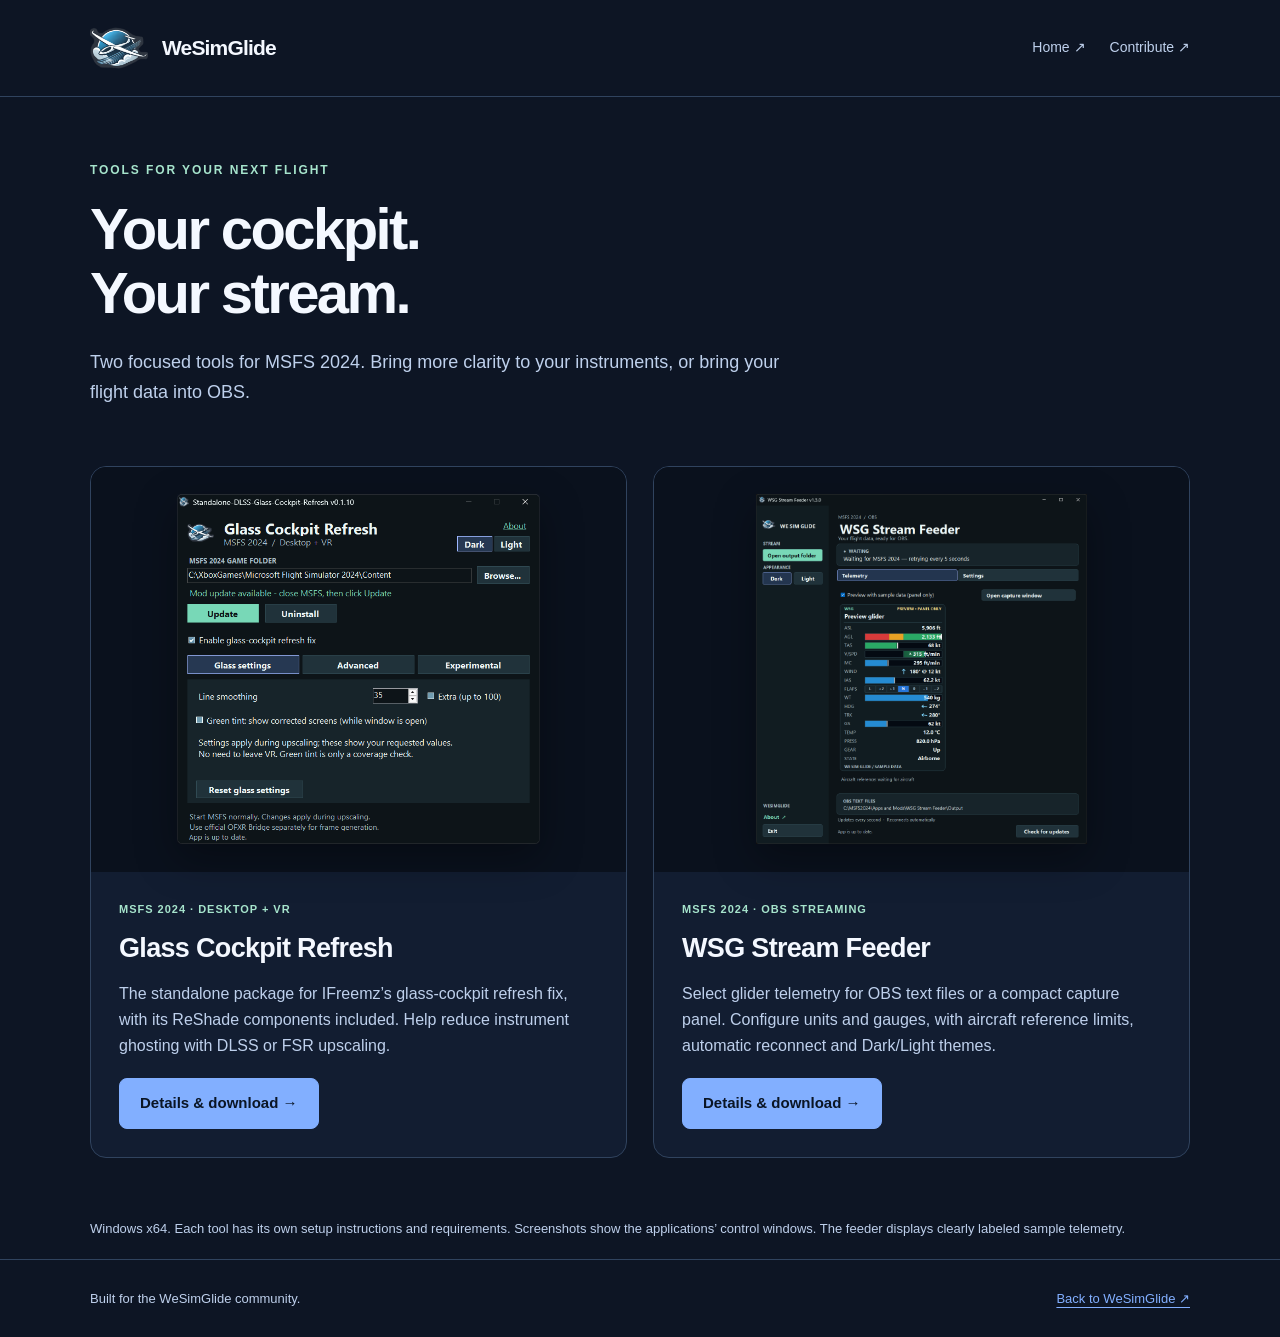
<file: web/index.html>
<!doctype html>
<html lang="en">
<head>
  <meta charset="utf-8"><meta name="viewport" content="width=device-width,initial-scale=1">
  <meta name="description" content="WeSimGlide tools for MSFS 2024: clearer glass-cockpit instruments and a lightweight flight-data feeder for OBS.">
  <meta name="theme-color" content="#0d1524"><title>Flight tools · WeSimGlide</title>
  <link rel="stylesheet" href="tools.css?v=5d16abb14e829eba">
</head>
<body>
  <a class="skip" href="#main">Skip to tools</a>
  <header><div class="wrap topbar"><a class="brand" href="https://wesimglide.org/"><img src="assets/wsg-logo.png?v=e9374c4b871cd334" alt="" width="58" height="46">WeSimGlide</a><nav class="nav" aria-label="Main"><a href="https://wesimglide.org/">Home ↗</a><a href="https://wesimglide.org/?tab=about">Contribute ↗</a></nav></div></header>
  <main id="main" class="wrap">
    <section class="intro"><p class="eyebrow">Tools for your next flight</p><h1>Your cockpit.<br>Your stream.</h1><p class="lead">Two focused tools for MSFS 2024. Bring more clarity to your instruments, or bring your flight data into OBS.</p></section>
    <div class="tool-grid">
      <article class="tool"><a class="tool-image" href="Standalone-DLSS-Glass-Cockpit-Refresh.html" aria-label="Explore Glass Cockpit Refresh"><img src="assets/glass-cockpit-refresh.png?v=ae017e51ee56de44" alt="Glass Cockpit Refresh control window with installation status and line-smoothing settings" width="662" height="640"></a><div class="tool-copy"><span class="tag">MSFS 2024 · Desktop + VR</span><h2>Glass Cockpit Refresh</h2><p>The standalone package for IFreemz’s glass-cockpit refresh fix, with its ReShade components included. Help reduce instrument ghosting with DLSS or FSR upscaling.</p><a class="button" href="Standalone-DLSS-Glass-Cockpit-Refresh.html">Details &amp; download →</a></div></article>
      <article class="tool"><a class="tool-image" href="WSG-Stream-Feeder.html" aria-label="Explore WSG Stream Feeder"><img src="assets/wsg-stream-feeder.png?v=82242cb84cddca9c" alt="WSG Stream Feeder v1.3.0 showing sample glider telemetry, gauges and direction arrows" width="1004" height="1060"></a><div class="tool-copy"><span class="tag">MSFS 2024 · OBS streaming</span><h2>WSG Stream Feeder</h2><p>Select glider telemetry for OBS text files or a compact capture panel. Configure units and gauges, with aircraft reference limits, automatic reconnect and Dark/Light themes.</p><a class="button" href="WSG-Stream-Feeder.html">Details &amp; download →</a></div></article>
    </div>
    <p class="small">Windows x64. Each tool has its own setup instructions and requirements. Screenshots show the applications’ control windows. The feeder displays clearly labeled sample telemetry.</p>
  </main>
  <footer><div class="wrap footer-inner"><p>Built for the WeSimGlide community.</p><a href="https://wesimglide.org/">Back to WeSimGlide ↗</a></div></footer>
</body></html>
</file>
<file: web/tools.css>
:root{color-scheme:dark;--bg:#0d1524;--panel:#121d31;--raised:#19273d;--text:#f4f8ff;--muted:#bed0ec;--line:#30435e;--blue:#82afff;--mint:#a6e4cc}*{box-sizing:border-box}body{margin:0;background:var(--bg);color:var(--text);font:16px/1.65 "Segoe UI",Arial,sans-serif}a{color:var(--blue);text-underline-offset:4px}a:hover{color:#b5d0ff}a:focus-visible,button:focus-visible,summary:focus-visible{outline:3px solid var(--mint);outline-offset:5px}button{font:inherit;cursor:pointer}.wrap{max-width:1160px;margin:auto;padding:0 30px}.skip{position:absolute;top:-80px;left:16px;padding:10px;background:var(--blue);color:var(--bg);z-index:5}.skip:focus{top:10px}header{border-bottom:1px solid var(--line)}.topbar{min-height:96px;display:flex;align-items:center;justify-content:space-between;gap:24px}.brand{display:flex;align-items:center;gap:14px;color:var(--text);font-size:21px;font-weight:700;letter-spacing:-.04em;text-decoration:none}.brand img{width:58px;height:46px;object-fit:contain}.nav{display:flex;gap:24px;font-size:14px}.nav a{text-decoration:none;color:var(--muted)}.intro{padding:64px 0 40px;max-width:850px}.eyebrow{text-transform:uppercase;letter-spacing:.16em;font-size:12px;font-weight:700;color:var(--mint);margin:0 0 16px}h1{font-size:clamp(36px,5vw,58px);line-height:1.1;letter-spacing:-.045em;margin:0 0 24px}h2{font-size:28px;line-height:1.2;letter-spacing:-.025em;margin:0 0 16px}h3{font-size:19px;margin:0 0 12px}p{margin:0 0 18px}.lead{font-size:18px;color:var(--muted);max-width:720px}.muted,.caption{color:var(--muted)}.tool-grid{display:grid;grid-template-columns:1fr 1fr;gap:26px;padding-bottom:60px}.tool{border:1px solid var(--line);border-radius:16px;overflow:hidden;background:var(--panel);display:flex;flex-direction:column}.tool-image{background:#0a111d;padding:22px;display:flex;align-items:center;justify-content:center;aspect-ratio:1.32}.tool-image img{width:100%;height:100%;max-height:350px;object-fit:contain;filter:drop-shadow(0 14px 20px #0005)}.tool-copy{padding:28px;display:flex;flex-direction:column;flex:1}.tool-copy h2{font-size:27px}.tool-copy p{color:var(--muted)}.tool-copy .button{align-self:flex-start;margin-top:auto}.tag{display:inline-block;font-size:11px;font-weight:700;color:var(--mint);letter-spacing:.09em;text-transform:uppercase;margin-bottom:14px}.button{display:inline-flex;align-items:center;justify-content:center;gap:8px;background:var(--blue);border:1px solid var(--blue);border-radius:8px;padding:12px 20px;color:#0a1525;font-size:15px;font-weight:700;text-decoration:none}.button:hover{background:#a2c4ff;color:#0a1525}.button.secondary{background:transparent;color:var(--text);border-color:var(--line)}.button.secondary:hover{background:var(--raised)}.hero{display:grid;grid-template-columns:1fr 1.2fr;gap:42px;align-items:center;padding:62px 0 48px}.hero h1{font-size:clamp(36px,4.7vw,58px)}.hero .lead{font-size:17px}.hero figure{margin:0;min-width:0}.hero img{display:block;width:100%;height:auto;border-radius:10px;box-shadow:0 20px 45px #0006}.caption{font-size:12px;margin:12px 0 0}.release{font-size:13px;color:var(--mint);margin-bottom:18px}.download-meta{font-size:12px;margin-top:14px;color:var(--muted)}.section{padding:42px 0;border-top:1px solid var(--line)}.metrics{display:grid;grid-template-columns:repeat(4,1fr);gap:16px}.metric{background:var(--panel);border:1px solid var(--line);border-radius:10px;padding:20px}.metric strong{display:block;color:var(--text);font-size:17px}.metric span{display:block;color:var(--muted);font-size:13px;margin:4px 0}.metric code{color:var(--mint);font-size:12px}.steps{display:grid;grid-template-columns:repeat(3,1fr);gap:22px;list-style:none;padding:0;counter-reset:step}.steps li{padding:24px;border:1px solid var(--line);border-radius:12px;background:var(--panel);counter-increment:step}.steps li:before{content:"0" counter(step);display:block;color:var(--blue);font-weight:700;margin-bottom:14px}.steps p{font-size:14px;color:var(--muted)}code{font-family:Consolas,monospace;font-size:.9em;overflow-wrap:anywhere}details{border-bottom:1px solid var(--line)}summary{cursor:pointer;padding:20px 0;font-weight:600}details p{color:var(--muted);max-width:880px;padding:0 0 10px}.hash-box{padding:22px;background:var(--panel);border:1px solid var(--line);border-radius:10px}.hash-box code{display:block;margin:12px 0 18px;overflow-wrap:anywhere}.small{font-size:13px;color:var(--muted)}footer{border-top:1px solid var(--line);padding:28px 0;margin-top:20px;color:var(--muted);font-size:13px}.footer-inner{display:flex;justify-content:space-between;gap:24px}.footer-inner p{margin:0}.notice{border-left:3px solid var(--mint);padding-left:18px;color:var(--muted)}@media(max-width:850px){.hero{grid-template-columns:1fr;gap:30px}.hero figure{max-width:720px}.metrics{grid-template-columns:repeat(2,1fr)}.tool-image{padding:12px}.tool-copy{padding:22px}.steps{gap:14px}.steps li{padding:18px}}@media(max-width:620px){.wrap{padding:0 20px}.topbar{min-height:84px;gap:12px;flex-wrap:wrap;padding:12px 20px}.brand{font-size:19px}.brand img{width:44px;height:36px}.nav{gap:16px;font-size:12px}.intro{padding:42px 0 26px}.tool-grid,.steps{grid-template-columns:1fr}.tool-image{aspect-ratio:auto;padding:20px;min-height:220px}.tool-image img{max-height:330px}.hero{padding-top:40px}.footer-inner{display:block}.footer-inner a{display:inline-block;margin-top:12px}.metric{padding:14px}.metrics{gap:10px}.metric strong{font-size:15px}h2{font-size:25px}}

/* WSG Stream Feeder: selectable telemetry and output guide. */
.feeder-page .output-options,.feeder-page .gauge-grid{display:grid;grid-template-columns:repeat(2,minmax(0,1fr));gap:20px;margin:24px 0}
.feeder-page .feature-card{padding:24px;background:var(--panel);border:1px solid var(--line);border-radius:12px;min-width:0}
.feeder-page .feature-card p{font-size:15px;color:var(--muted)}.feeder-page .feature-card p:last-child{margin-bottom:0}
.feeder-page .telemetry-table{width:100%;border-collapse:collapse;table-layout:fixed;margin:24px 0 18px;font-size:14px}
.feeder-page .telemetry-table caption{text-align:left;color:var(--muted);font-size:13px;padding-bottom:12px}
.feeder-page .telemetry-table th,.feeder-page .telemetry-table td{text-align:left;vertical-align:top;padding:15px 16px;border-bottom:1px solid var(--line);overflow-wrap:anywhere}
.feeder-page .telemetry-table thead{background:var(--raised)}.feeder-page .telemetry-table th:first-child{width:28%}.feeder-page .telemetry-table th:last-child{width:27%}
.feeder-page .telemetry-table tbody tr:nth-child(even){background:var(--panel)}.feeder-page .telemetry-table td{color:var(--muted)}
.feeder-page .telemetry-table code{color:var(--mint)}.feeder-page .telemetry-label{display:block;color:var(--blue);font-size:12px;letter-spacing:.04em;margin-bottom:4px}
.feeder-page .unit-list{display:grid;grid-template-columns:repeat(2,minmax(0,1fr));gap:12px 28px;padding-left:20px;color:var(--muted);margin:24px 0}
.feeder-page .unit-list strong{color:var(--text)}.feeder-page .feeder-steps{grid-template-columns:repeat(2,minmax(0,1fr))}
@media(max-width:620px){.feeder-page .output-options,.feeder-page .gauge-grid,.feeder-page .unit-list,.feeder-page .feeder-steps{grid-template-columns:1fr}.feeder-page .feature-card{padding:20px}.feeder-page .telemetry-table{font-size:12px}.feeder-page .telemetry-table th,.feeder-page .telemetry-table td{padding:12px 7px}.feeder-page .telemetry-table th:first-child{width:27%}.feeder-page .telemetry-table th:last-child{width:34%}.feeder-page .nav{flex-wrap:wrap}}
</file>
